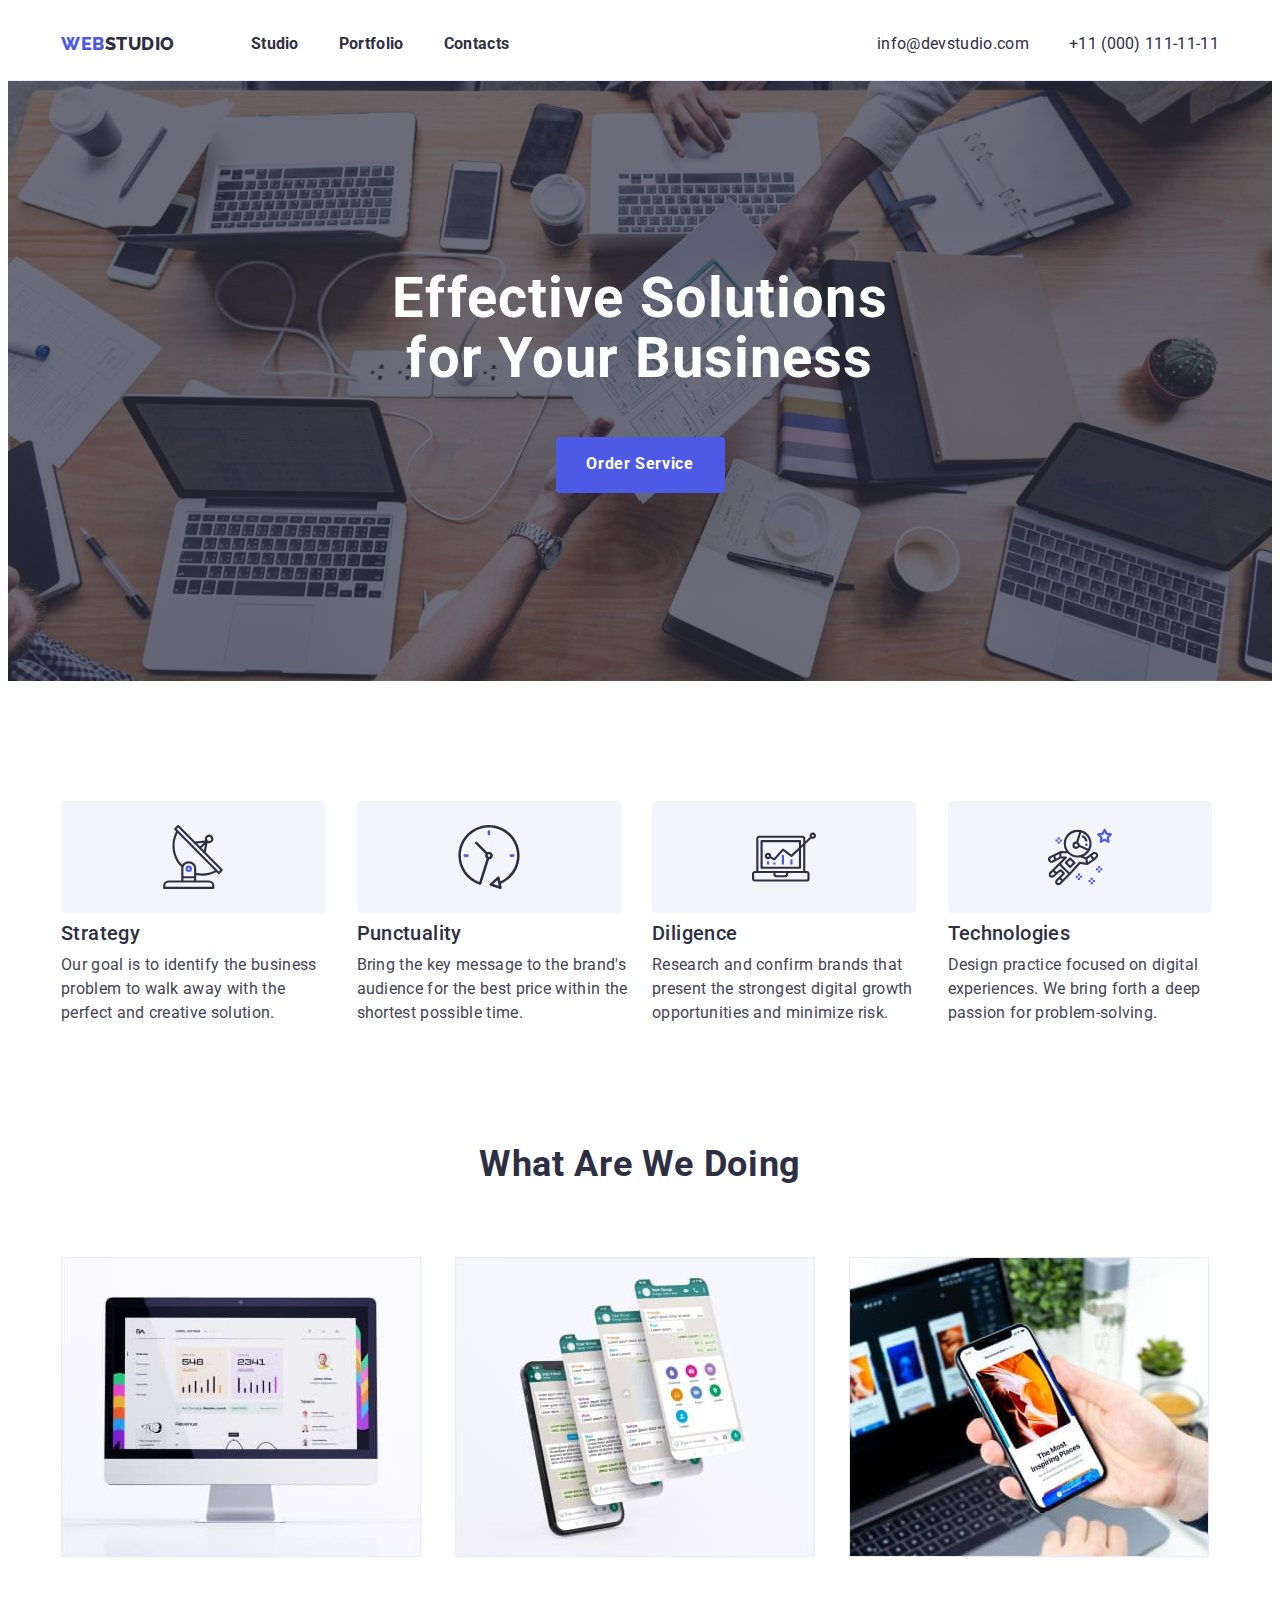
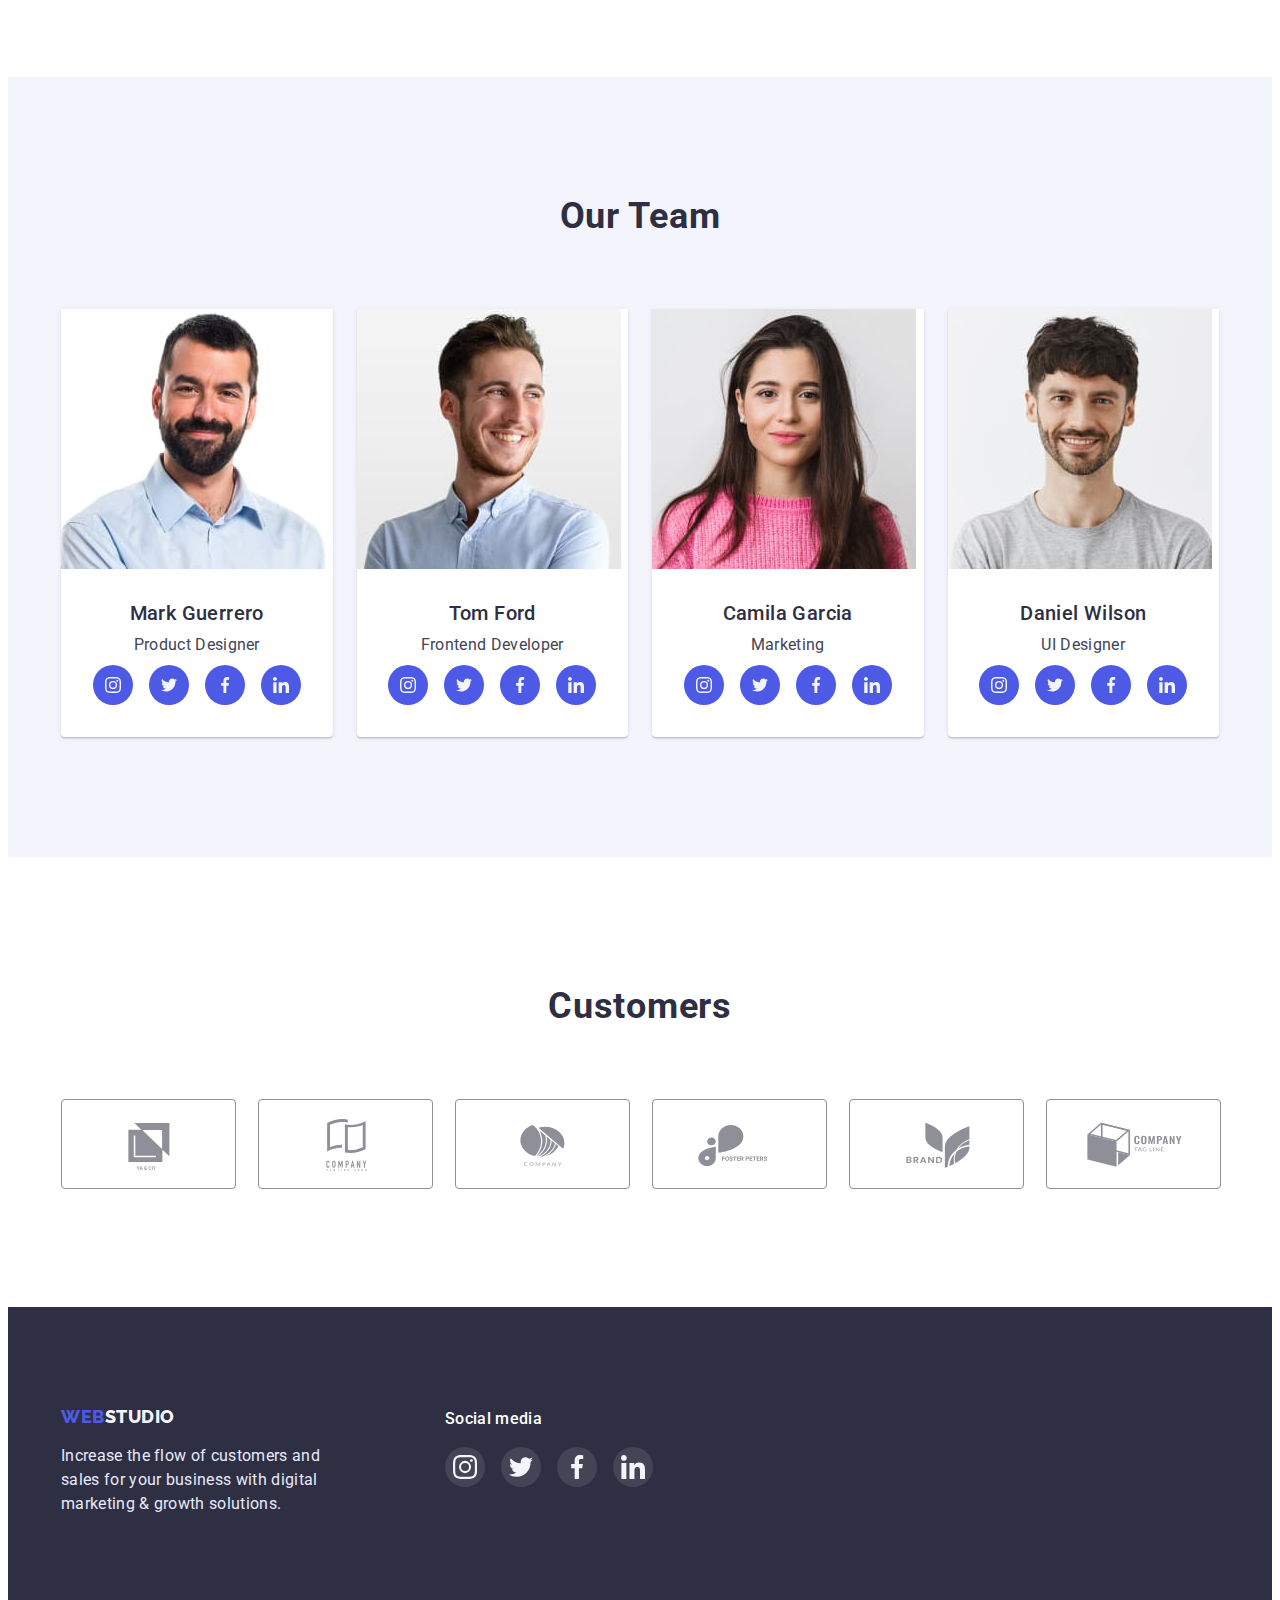
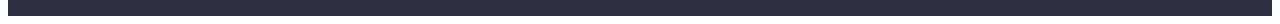
<file: index.html>
<!DOCTYPE html>
<html lang="en">
  <head>
    <meta charset="UTF-8" />
    <meta http-equiv="X-UA-Compatible" content="IE=edge" />
    <meta name="viewport" content="width=device-width, initial-scale=1.0" />
    <title>Web studio</title>
    <link rel="preconnect" href="https://fonts.googleapis.com" />
    <link rel="preconnect" href="https://fonts.gstatic.com" crossorigin />
    <link
      href="https://fonts.googleapis.com/css2?family=Raleway:wght@800&family=Roboto:wght@400;500;700;900&display=swap"
      rel="stylesheet"
    />
    <link
      rel="stylesheet"
      href="https://cdnjs.cloudflare.com/ajax/libs/modern-normalize/1.1.0/modern-normalize.min.css"
      integrity="sha512-wpPYUAdjBVSE4KJnH1VR1HeZfpl1ub8YT/NKx4PuQ5NmX2tKuGu6U/JRp5y+Y8XG2tV+wKQpNHVUX03MfMFn9Q=="
      crossorigin="anonymous"
      referrerpolicy="no-referrer"
    />
    <link rel="stylesheet" href="./css/styles.css" />
  </head>
  <body>
    <header class="header">
      <div class="container">
        <nav class="site-nav">
          <a href="index.html" class="header-logo"
            ><span class="web">web</span>studio</a
          >
          <ul class="nav-list">
            <li><a class="link" href="./index.html">Studio</a></li>
            <li><a class="link" href="./portfolio.html">Portfolio</a></li>
            <li><a class="link" href="">Contacts</a></li>
          </ul>
        </nav>
        <a class="header-mail" href="mailto:info@devstudio.com"
          >info@devstudio.com</a
        >
        <a class="header-tel" href="tel:+110001111111">+11 (000) 111-11-11</a>
      </div>
    </header>
    <main>
      <section class="hero">
        <div class="container">
          <h1 class="hero-title">Effective Solutions for Your Business</h1>
          <button type="button" class="hero-btn">Order Service</button>
        </div>
      </section>

      <section class="principles">
        <div class="container">
          <ul class="section-list">
            <li class="principles-list-item">
              <div class="principles-list-content">
                <div class="icon-container">
                  <svg class="principles-list-icon" width="64" height="64">
                    <use href="./images/icons.svg#icon-antenna"></use>
                  </svg>
                </div>
                <h3 class="title">Strategy</h3>
                <p class="text">
                  Our goal is to identify the business problem to walk away with
                  the perfect and creative solution.
                </p>
              </div>
            </li>

            <li class="principles-list-item">
              <div class="principles-list-content">
                <div class="icon-container">
                  <svg class="principles-list-icon" width="64" height="64">
                    <use href="./images/icons.svg#icon-clock"></use>
                  </svg>
                </div>
                <h3 class="title">Punctuality</h3>
                <p class="text">
                  Bring the key message to the brand's audience for the best
                  price within the shortest possible time.
                </p>
              </div>
            </li>

            <li class="principles-list-item">
              <div class="principles-list-content">
                <div class="icon-container">
                  <svg class="principles-list-icon" width="64" height="64">
                    <use href="./images/icons.svg#icon-diagram"></use>
                  </svg>
                </div>
                <h3 class="title">Diligence</h3>
                <p class="text">
                  Research and confirm brands that present the strongest digital
                  growth opportunities and minimize risk.
                </p>
              </div>
            </li>

            <li class="principles-list-item">
              <div class="principles-list-content">
                <div class="icon-container">
                  <svg class="principles-list-icon" width="64" height="64">
                    <use href="./images/icons.svg#icon-astronaut"></use>
                  </svg>
                </div>
                <h3 class="title">Technologies</h3>
                <p class="text">
                  Design practice focused on digital experiences. We bring forth
                  a deep passion for problem-solving.
                </p>
              </div>
            </li>
          </ul>
        </div>
      </section>

      <section class="examples">
        <div class="container">
          <h2 class="section-title">What are we doing</h2>
          <ul class="section-list">
            <li class="examples-list-item">
              <img
                src="images/example_of_work_1.jpg"
                alt="example of work 1"
                width="360"
              />
            </li>

            <li class="examples-list-item">
              <img
                src="images/example_of_work_2.jpg"
                alt="example of work 2"
                width="360"
              />
            </li>

            <li class="examples-list-item">
              <img
                src="images/example_of_work_3.jpg"
                alt="example of work 3"
                width="360"
              />
            </li>
          </ul>
        </div>
      </section>

      <section class="team">
        <div class="container">
          <h2 class="section-title">Our Team</h2>
          <ul class="section-list">
            <li class="team-list-item">
              <img
                src="images/markguerrero.jpg"
                alt="Mark Guerrero"
                width="264"
              />
              <div class="team-list-content">
                <h3 class="title team-list">Mark Guerrero</h3>
                <p class="text team-list">Product Designer</p>
                <ul class="section-list soc-list">
                  <li class="team-soc-item">
                    <a href="" class="team-soc-link">
                      <svg class="team-soc-icon" width="16px" height="16px">
                        <use href="./images/icons.svg#icon-instagram"></use>
                      </svg>
                    </a>
                  </li>
                  <li class="team-soc-item">
                    <a href="" class="team-soc-link">
                      <svg class="team-soc-icon" width="16px" height="16px">
                        <use href="./images/icons.svg#icon-twitter"></use>
                      </svg>
                    </a>
                  </li>
                  <li class="team-soc-item">
                    <a href="" class="team-soc-link">
                      <svg class="team-soc-icon" width="16px" height="16px">
                        <use href="./images/icons.svg#icon-facebook"></use>
                      </svg>
                    </a>
                  </li>
                  <li class="team-soc-item">
                    <a href="" class="team-soc-link">
                      <svg class="team-soc-icon" width="16px" height="16px">
                        <use href="./images/icons.svg#icon-linkedin"></use>
                      </svg>
                    </a>
                  </li>
                </ul>
              </div>
            </li>

            <li class="team-list-item">
              <img src="images/tomford.jpg" alt="Tom Ford" width="264" />
              <div class="team-list-content">
                <h3 class="title team-list">Tom Ford</h3>
                <p class="text team-list">Frontend Developer</p>
                <ul class="section-list soc-list">
                  <li class="team-soc-item">
                    <a href="" class="team-soc-link">
                      <svg class="team-soc-icon" width="16px" height="16px">
                        <use href="./images/icons.svg#icon-instagram"></use>
                      </svg>
                    </a>
                  </li>
                  <li class="team-soc-item">
                    <a href="" class="team-soc-link">
                      <svg class="team-soc-icon" width="16px" height="16px">
                        <use href="./images/icons.svg#icon-twitter"></use>
                      </svg>
                    </a>
                  </li>
                  <li class="team-soc-item">
                    <a href="" class="team-soc-link">
                      <svg class="team-soc-icon" width="16px" height="16px">
                        <use href="./images/icons.svg#icon-facebook"></use>
                      </svg>
                    </a>
                  </li>
                  <li class="team-soc-item">
                    <a href="" class="team-soc-link">
                      <svg class="team-soc-icon" width="16px" height="16px">
                        <use href="./images/icons.svg#icon-linkedin"></use>
                      </svg>
                    </a>
                  </li>
                </ul>
              </div>
            </li>

            <li class="team-list-item">
              <img
                src="images/camilagarcia.jpg"
                alt="Camila Garcia"
                width="264"
              />
              <div class="team-list-content">
                <h3 class="title team-list">Camila Garcia</h3>
                <p class="text team-list">Marketing</p>
                <ul class="section-list soc-list">
                  <li class="team-soc-item">
                    <a href="" class="team-soc-link">
                      <svg class="team-soc-icon" width="16px" height="16px">
                        <use href="./images/icons.svg#icon-instagram"></use>
                      </svg>
                    </a>
                  </li>
                  <li class="team-soc-item">
                    <a href="" class="team-soc-link">
                      <svg class="team-soc-icon" width="16px" height="16px">
                        <use href="./images/icons.svg#icon-twitter"></use>
                      </svg>
                    </a>
                  </li>
                  <li class="team-soc-item">
                    <a href="" class="team-soc-link">
                      <svg class="team-soc-icon" width="16px" height="16px">
                        <use href="./images/icons.svg#icon-facebook"></use>
                      </svg>
                    </a>
                  </li>
                  <li class="team-soc-item">
                    <a href="" class="team-soc-link">
                      <svg class="team-soc-icon" width="16px" height="16px">
                        <use href="./images/icons.svg#icon-linkedin"></use>
                      </svg>
                    </a>
                  </li>
                </ul>
              </div>
            </li>

            <li class="team-list-item">
              <img
                src="images/danielwilson.jpg"
                alt="Daniel Wilson"
                width="264"
              />
              <div class="team-list-content">
                <h3 class="title team-list">Daniel Wilson</h3>
                <p class="text team-list">UI Designer</p>
                <ul class="section-list soc-list">
                  <li class="team-soc-item">
                    <a href="" class="team-soc-link">
                      <svg class="team-soc-icon" width="16px" height="16px">
                        <use href="./images/icons.svg#icon-instagram"></use>
                      </svg>
                    </a>
                  </li>
                  <li class="team-soc-item">
                    <a href="" class="team-soc-link">
                      <svg class="team-soc-icon" width="16px" height="16px">
                        <use href="./images/icons.svg#icon-twitter"></use>
                      </svg>
                    </a>
                  </li>
                  <li class="team-soc-item">
                    <a href="" class="team-soc-link">
                      <svg class="team-soc-icon" width="16px" height="16px">
                        <use href="./images/icons.svg#icon-facebook"></use>
                      </svg>
                    </a>
                  </li>
                  <li class="team-soc-item">
                    <a href="" class="team-soc-link">
                      <svg class="team-soc-icon" width="16px" height="16px">
                        <use href="./images/icons.svg#icon-linkedin"></use>
                      </svg>
                    </a>
                  </li>
                </ul>
              </div>
            </li>
          </ul>
        </div>
      </section>

      <section class="customers">
        <div class="container">
          <h2 class="section-title">Customers</h2>
          <ul class="section-list">
            <li class="customers-list-item">
              <a href="" class="customers-list-link">
                <svg class="customers-list-icon" width="104" height="56">
                  <use href="./images/icons.svg#icon-yaandco"></use>
                </svg>
              </a>
            </li>
            <li class="customers-list-item">
              <a href="" class="customers-list-link">
                <svg class="customers-list-icon" width="104" height="56">
                  <use href="./images/icons.svg#icon-companytaglinehere"></use>
                </svg>
              </a>
            </li>
            <li class="customers-list-item">
              <a href="" class="customers-list-link">
                <svg class="customers-list-icon" width="104" height="56">
                  <use href="./images/icons.svg#icon-company"></use>
                </svg>
              </a>
            </li>
            <li class="customers-list-item">
              <a href="" class="customers-list-link">
                <svg class="customers-list-icon" width="104" height="56">
                  <use href="./images/icons.svg#icon-fosterpeters"></use>
                </svg>
              </a>
            </li>
            <li class="customers-list-item">
              <a href="" class="customers-list-link">
                <svg class="customers-list-icon" width="104" height="56">
                  <use href="./images/icons.svg#icon-brand"></use>
                </svg>
              </a>
            </li>
            <li class="customers-list-item">
              <a href="" class="customers-list-link">
                <svg class="customers-list-icon" width="104" height="56">
                  <use href="./images/icons.svg#icon-companytagline"></use>
                </svg>
              </a>
            </li>
          </ul>
        </div>
      </section>
    </main>
    <footer class="footer">
      <div class="container">
        <div class="right-block">
          <a href="index.html" class="footer-logo"
            ><span class="web">web</span>studio</a
          >
          <p class="footer-text">
            Increase the flow of customers and sales for your business with
            digital marketing & growth solutions.
          </p>
        </div>
        <div class="left-block">
          <h3 class="footer-soc-title">Social media</h3>
          <ul class="section-list soc-list">
            <li class="footer-soc-item">
              <a href="" class="footer-soc-link">
                <svg class="footer-soc-icon" width="24px" height="24px">
                  <use href="./images/icons.svg#icon-instagram"></use>
                </svg>
              </a>
            </li>
            <li class="footer-soc-item">
              <a href="" class="footer-soc-link">
                <svg class="footer-soc-icon" width="24px" height="24px">
                  <use href="./images/icons.svg#icon-twitter"></use>
                </svg>
              </a>
            </li>
            <li class="footer-soc-item">
              <a href="" class="footer-soc-link">
                <svg class="footer-soc-icon" width="24px" height="24px">
                  <use href="./images/icons.svg#icon-facebook"></use>
                </svg>
              </a>
            </li>
            <li class="footer-soc-item">
              <a href="" class="footer-soc-link">
                <svg class="footer-soc-icon" width="24px" height="24px">
                  <use href="./images/icons.svg#icon-linkedin"></use>
                </svg>
              </a>
            </li>
          </ul>
        </div>
      </div>
    </footer>
  </body>
</html>
</file>
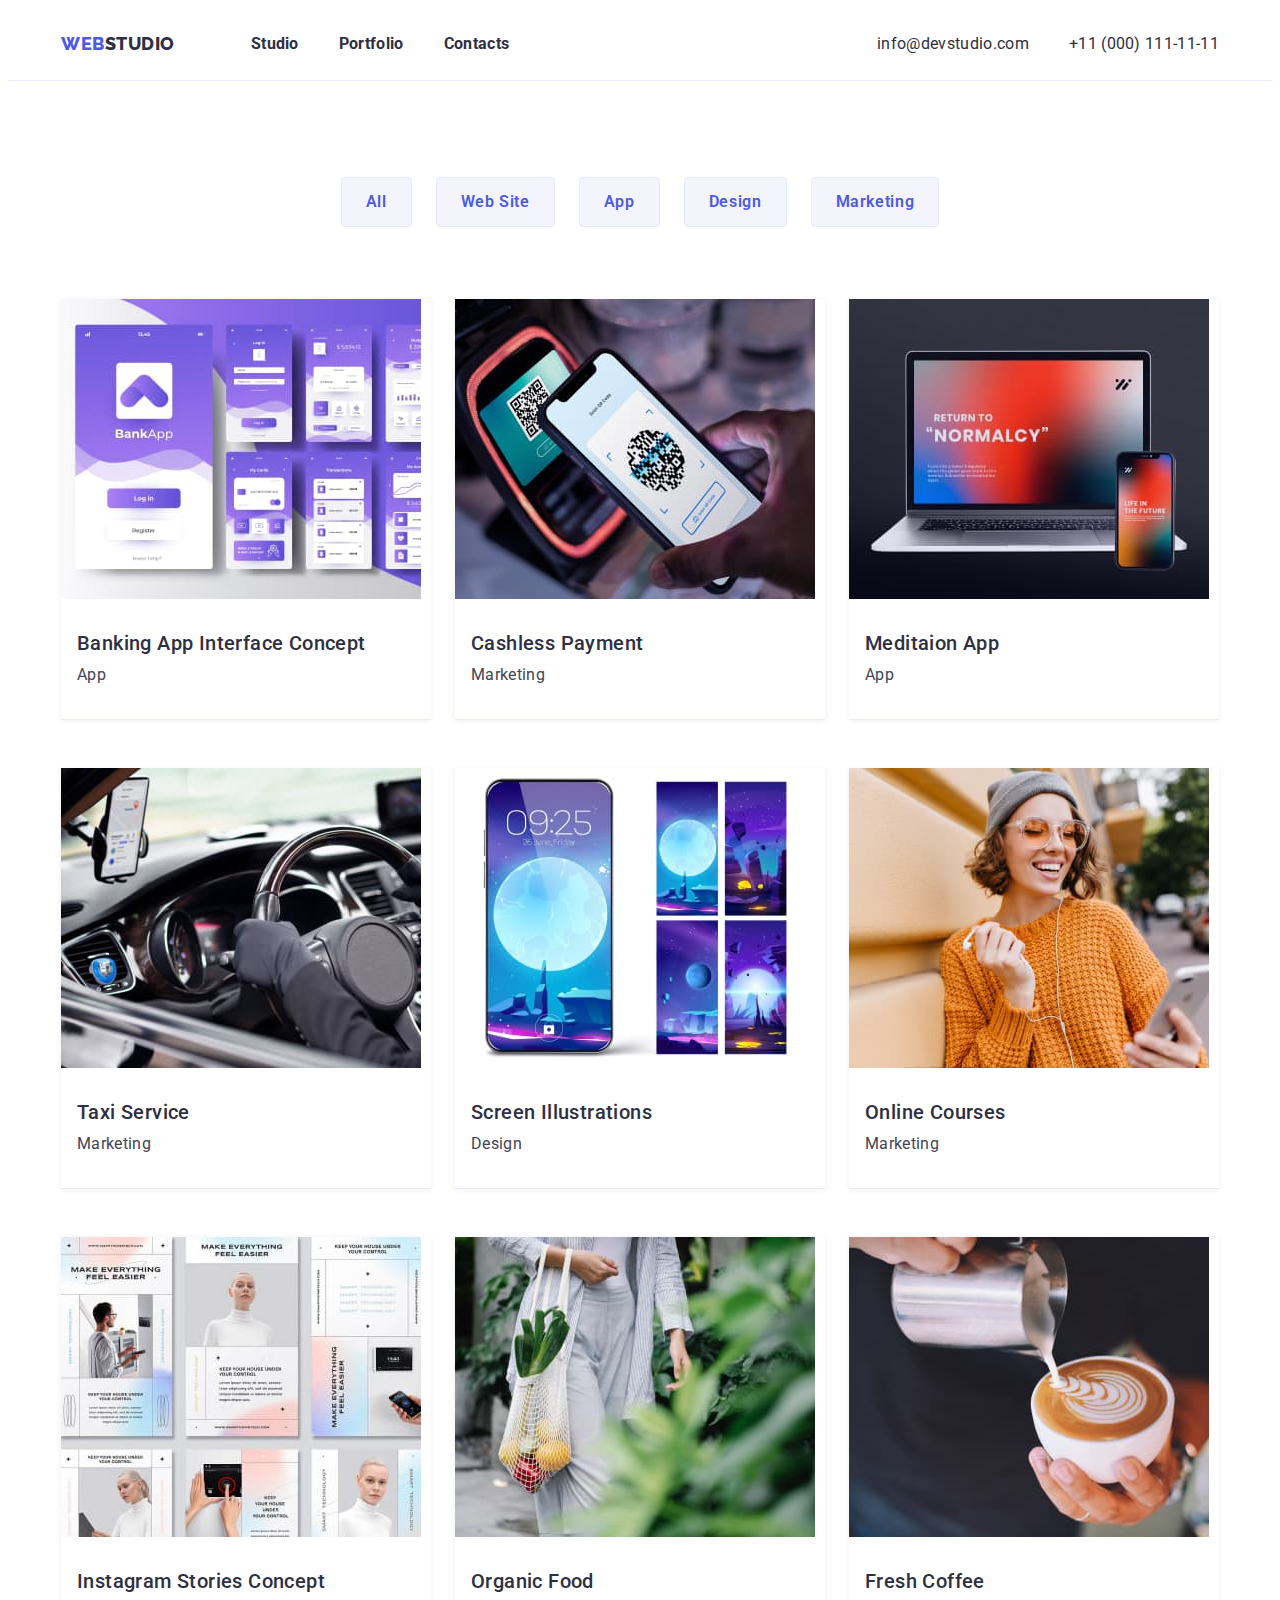
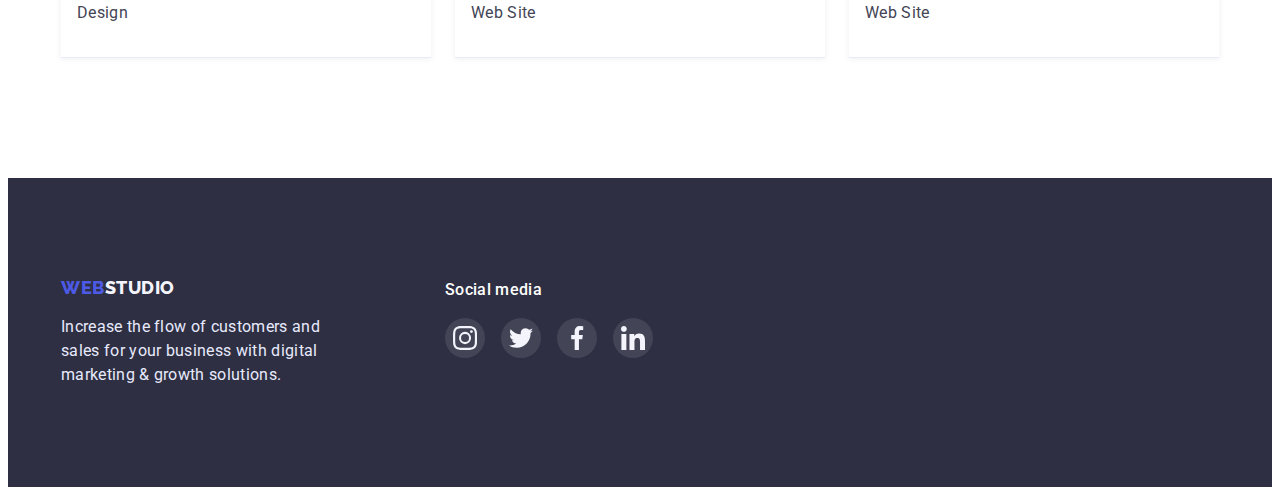
<file: portfolio.html>
<!DOCTYPE html>
<html lang="en">
  <head>
    <meta charset="UTF-8" />
    <meta http-equiv="X-UA-Compatible" content="IE=edge" />
    <meta name="viewport" content="width=device-width, initial-scale=1.0" />
    <title>Web studio</title>
    <link rel="preconnect" href="https://fonts.googleapis.com" />
    <link rel="preconnect" href="https://fonts.gstatic.com" crossorigin />
    <link
      href="https://fonts.googleapis.com/css2?family=Raleway:wght@800&family=Roboto:wght@400;500;700;900&display=swap"
      rel="stylesheet"
    />
    <link
      rel="stylesheet"
      href="https://cdnjs.cloudflare.com/ajax/libs/modern-normalize/1.1.0/modern-normalize.min.css"
      integrity="sha512-wpPYUAdjBVSE4KJnH1VR1HeZfpl1ub8YT/NKx4PuQ5NmX2tKuGu6U/JRp5y+Y8XG2tV+wKQpNHVUX03MfMFn9Q=="
      crossorigin="anonymous"
      referrerpolicy="no-referrer"
    />
    <link rel="stylesheet" href="./css/styles.css" />
  </head>
  <body>
    <header class="header">
      <div class="container">
        <nav class="site-nav">
          <a href="index.html" class="header-logo"
            ><span class="web">web</span>studio</a
          >
          <ul class="nav-list">
            <li><a class="link" href="./index.html">Studio</a></li>
            <li><a class="link" href="./portfolio.html">Portfolio</a></li>
            <li><a class="link" href="">Contacts</a></li>
          </ul>
        </nav>
        <a class="header-mail" href="mailto:info@devstudio.com"
          >info@devstudio.com</a
        >
        <a class="header-tel" href="tel:+110001111111">+11 (000) 111-11-11</a>
      </div>
    </header>
    <main>
      <section class="portfolio">
        <div class="container buttons">
          <ul class="section-list buttons">
            <li><button type="button" class="filter-btn">All</button></li>
            <li><button type="button" class="filter-btn">Web Site</button></li>
            <li><button type="button" class="filter-btn">App</button></li>
            <li><button type="button" class="filter-btn">Design</button></li>
            <li><button type="button" class="filter-btn">Marketing</button></li>
          </ul>
        </div>
        <div class="container">
          <ul class="section-list card-set">
            <li class="card-item">
              <img
                src="./images/project1.jpg"
                alt="Screenshots of the bank app.jpg"
                width="360"
              />
              <div class="card-content">
                <h3 class="title">Banking App Interface Concept</h3>
                <p class="text">App</p>
              </div>
            </li>

            <li class="card-item">
              <img
                src="./images/project2.jpg"
                alt="Person pays cashless with a phone"
                width="360"
              />
              <div class="card-content">
                <h3 class="title">Cashless Payment</h3>
                <p class="text">Marketing</p>
              </div>
            </li>

            <li class="card-item">
              <img
                src="./images/project3.jpg"
                alt="A notebook and a phone"
                width="360"
              />
              <div class="card-content">
                <h3 class="title">Meditaion App</h3>
                <p class="text">App</p>
              </div>
            </li>

            <li class="card-item">
              <img
                src="./images/project4.jpg"
                alt="A person drives a car"
                width="360"
              />
              <div class="card-content">
                <h3 class="title">Taxi Service</h3>
                <p class="text">Marketing</p>
              </div>
            </li>

            <li class="card-item">
              <img
                src="./images/project5.jpg"
                alt="Screensavers for a phone"
                width="360"
              />
              <div class="card-content">
                <h3 class="title">Screen Illustrations</h3>
                <p class="text">Design</p>
              </div>
            </li>

            <li class="card-item">
              <img
                src="./images/project6.jpg"
                alt="Smiling girl with a phone"
                width="360"
              />
              <div class="card-content">
                <h3 class="title">Online Courses</h3>
                <p class="text">Marketing</p>
              </div>
            </li>

            <li class="card-item">
              <img
                src="./images/project7.jpg"
                alt="Screenshots of the instagram design"
                width="360"
              />
              <div class="card-content">
                <h3 class="title">Instagram Stories Concept</h3>
                <p class="text">Design</p>
              </div>
            </li>

            <li class="card-item">
              <img
                src="./images/project8.jpg"
                alt="A woman carrying vegetables"
                width="360"
              />
              <div class="card-content">
                <h3 class="title">Organic Food</h3>
                <p class="text">Web Site</p>
              </div>
            </li>

            <li class="card-item">
              <img
                src="./images/project9.jpg"
                alt="A man pouring coffee in a cup"
                width="360"
              />
              <div class="card-content">
                <h3 class="title">Fresh Coffee</h3>
                <p class="text">Web Site</p>
              </div>
            </li>
          </ul>
        </div>
      </section>
    </main>
    <footer class="footer">
      <div class="container">
        <div class="right-block">
          <a href="index.html" class="footer-logo"
            ><span class="web">web</span>studio</a
          >
          <p class="footer-text">
            Increase the flow of customers and sales for your business with
            digital marketing & growth solutions.
          </p>
        </div>
        <div class="left-block">
          <h3 class="footer-soc-title">Social media</h3>
          <ul class="section-list soc-list">
            <li class="footer-soc-item">
              <a href="" class="footer-soc-link">
                <svg class="footer-soc-icon" width="24px" height="24px">
                  <use href="./images/icons.svg#icon-instagram"></use>
                </svg>
              </a>
            </li>
            <li class="footer-soc-item">
              <a href="" class="footer-soc-link">
                <svg class="footer-soc-icon" width="24px" height="24px">
                  <use href="./images/icons.svg#icon-twitter"></use>
                </svg>
              </a>
            </li>
            <li class="footer-soc-item">
              <a href="" class="footer-soc-link">
                <svg class="footer-soc-icon" width="24px" height="24px">
                  <use href="./images/icons.svg#icon-facebook"></use>
                </svg>
              </a>
            </li>
            <li class="footer-soc-item">
              <a href="" class="footer-soc-link">
                <svg class="footer-soc-icon" width="24px" height="24px">
                  <use href="./images/icons.svg#icon-linkedin"></use>
                </svg>
              </a>
            </li>
          </ul>
        </div>
      </div>
    </footer>
  </body>
</html>
</file>
<file: css/styles.css>
:root {
  --dark-color: #2e2f42;
  --text-color: #434455;
  --primary-brand-color: #4d5ae5;
  --background-color: #ffffff;
  --accent-color: #e7e9fc;
  --light-color: #f4f4fd;
  --pressed-state-color: #404bbf;
  --success-color: #31d0aa;
  --column-gap: 24px;
}

p,
h1,
h2,
h3,
h4,
h5,
h6 {
  margin: 0;
}

ul {
  margin: 0;
  padding: 0;
}

img {
  display: block;
}

body {
  font-family: "roboto", sans-serif;
  color: var(--dark-color);
  background-color: var(--background-color);
}

.container {
  width: 1158px;
  padding-left: 15px;
  padding-right: 15px;
  margin: 0 auto;
}

/*---------- HEADER------------ */

.header {
  padding-top: 24px;
  padding-bottom: 24px;
  border-bottom: 1px solid var(--accent-color);
}

.header > .container {
  display: flex;
}

.header-logo {
  margin-right: 76px;

  color: var(--dark-color);

  font-family: "Raleway", sans-serif;
  font-weight: 800;
  font-size: 18px;
  line-height: 1.33;
  letter-spacing: 0.03em;
  text-transform: uppercase;
  text-decoration: none;
}

.header-logo .web {
  color: var(--primary-brand-color);
}

.site-nav {
  display: flex;
  margin-right: auto;
}

.nav-list {
  display: flex;
  list-style: none;
  gap: 40px;
}

.link {
  color: var(--dark-color);

  font-weight: 700;
  font-size: 16px;
  line-height: 1.5;
  letter-spacing: 0.02em;
  text-decoration: none;
}

.link:hover {
  color: var(--text-color);
}
.link:focus {
  color: var(--primary-brand-color);
}

.header-mail {
  color: var(--dark-color);

  font-size: 16px;
  line-height: 1.5;
  letter-spacing: 0.02em;
  text-decoration: none;
  margin-right: 40px;
}

.header-mail:hover,
.header-mail:focus {
  color: var(--primary-brand-color);
}

.header-tel {
  color: var(--dark-color);

  font-size: 16px;
  line-height: 1.5;
  letter-spacing: 0.02em;
  text-transform: uppercase;
  text-decoration: none;
}

.header-tel:hover,
.header-tel:focus {
  color: var(--primary-brand-color);
}

/*---------- HERO------------ */

.hero {
  padding-top: 188px;
  padding-bottom: 188px;
  background: var(--dark-color);
  text-align: center;
  background-image: linear-gradient(
      rgba(46, 47, 66, 0.7),
      rgba(46, 47, 66, 0.7)
    ),
    url(../images/hero-bg.jpg);
  background-repeat: no-repeat;
  background-position: center;
}

.hero-title {
  margin: 0 auto 48px;
  max-width: 500px;

  color: var(--background-color);

  font-size: 56px;
  line-height: 1.07;
  letter-spacing: 0.02em;
}

.hero-btn {
  display: inline-block;
  min-width: 169px;
  height: 56px;

  color: var(--background-color);
  background: var(--primary-brand-color);

  font-family: inherit;
  font-style: normal;
  font-weight: 700;
  font-size: 16px;
  line-height: 1.18;
  letter-spacing: 0.04em;
  border: none;
  border-radius: 4px;
  cursor: pointer;
}

.hero-btn:hover,
.hero-btn:focus {
  background-color: var(--pressed-state-color);
  box-shadow: 0px 4px 4px rgba(0, 0, 0, 0.15);
}

/* ----------SECTIONS---------------- */

.section-list {
  display: flex;
}

.section-title {
  margin-bottom: 72px;
  font-size: 36px;
  line-height: 1.11;
  letter-spacing: 0.02em;
  text-transform: capitalize;
  text-align: center;
}

.section-list .title {
  margin-bottom: 8px;
  font-weight: 500;
  font-size: 20px;
  line-height: 1.2;
  letter-spacing: 0.02em;
}

.section-list .text {
  color: var(--text-color);

  font-size: 16px;
  line-height: 1.5;
  letter-spacing: 0.02em;
}

.section-list {
  list-style: none;
}

/* -------------PRINCIPLES--------- */

.principles {
  padding-top: 120px;
  padding-bottom: 120px;
}

.principles .section-list {
  gap: var(--column-gap);
}

.principles-list-item {
  flex-basis: calc((100% - 3 * var(--column-gap)) / 4);
}

.icon-container {
  display: flex;
  justify-content: center;
  align-items: center;
  width: 264px;
  height: 112px;
  margin-bottom: 8px;
  background: var(--light-color);
  border-radius: 4px;
}

/* -------------EXAMPLES----------- */

.examples {
  padding-bottom: 120px;
}

.examples .section-list {
  gap: var(--column-gap);
}

.examples-list-item {
  flex-basis: calc((100% - 2 * var(--column-gap)) / 3);
}

/* -------------TEAM--------------- */

.team {
  padding-top: 120px;
  padding-bottom: 120px;
  background-color: var(--light-color);
  text-align: center;
}

.team .section-list {
  gap: var(--column-gap);
}

.team-list-item {
  flex-basis: calc((100% - 3 * VAR(--column-gap)) / 4);
  background-color: #ffffff;
  box-shadow: 0px 1px 6px rgba(46, 47, 66, 0.08),
    0px 1px 1px rgba(46, 47, 66, 0.16), 0px 2px 1px rgba(46, 47, 66, 0.08);
  border-radius: 0px 0px 4px 4px;
}

.team-list-content {
  padding-top: 32px;
  padding-bottom: 32px;
}

.text.team-list {
  margin-bottom: 8px;
}

.section-list.soc-list {
  justify-content: center;
}

.team-soc-item {
  width: 40px;
  height: 40px;
}

.team-soc-link {
  width: 100%;
  height: 100%;
  background-color: var(--primary-brand-color);
  border-radius: 50%;
  display: flex;
  align-items: center;
  justify-content: center;
}

.team-soc-link:hover,
.team-soc-link:focus {
  background-color: var(--pressed-state-color);
}

/* ------------CUSTOMERS---------- */

.customers {
  padding-top: 130px;
  padding-bottom: 120px;
}

.customers .section-list {
  gap: var(--column-gap);
}

.customers-list-item {
  width: calc((100% - 5 * var(--column-gap)) / 6);
  height: 88px;
}

.customers-list-link {
  display: flex;
  width: 100%;
  height: 100%;
  border: 1px solid #8e8f99;
  border-radius: 4px;
  justify-content: center;
  align-items: center;
  color: #8e8f99;
}

.customers-list-icon {
  fill: currentColor;
}

.customers-list-link:hover,
.customers-list-link:focus {
  border-color: var(--pressed-state-color);
  color: var(--pressed-state-color);
}

/* ------------FOOTER------------- */

.footer {
  padding-top: 100px;
  padding-bottom: 100px;
  background: var(--dark-color);
}

.footer > .container {
  display: flex;
}

.footer .right-block {
  max-width: 264px;
  margin-right: 120px;
}

.footer-logo {
  margin-bottom: 16px;
  color: var(--light-color);

  font-family: "Raleway", sans-serif;
  font-weight: 800;
  font-size: 18px;
  line-height: 1.16;
  letter-spacing: 0.03em;
  text-transform: uppercase;
  text-decoration: none;
}

.footer-logo .web {
  color: var(--primary-brand-color);
}

.footer-text {
  margin-top: 16px;

  color: var(--accent-color);

  font-size: 16px;
  line-height: 1.5;
  letter-spacing: 0.02em;
}

.footer > .left-block {
  max-width: 208px;
}

.footer-soc-title {
  margin-bottom: 16px;
  font-weight: 500;
  font-size: 16px;
  line-height: 1.5;
  letter-spacing: 0.02em;

  color: var(--background-color);
}

.section-list.soc-list {
  gap: 16px;
}

.footer-soc-item {
  width: 40px;
  height: 40px;
}

.footer-soc-link {
  width: 100%;
  height: 100%;
  background-color: rgba(255, 255, 255, 0.1);
  border-radius: 50%;
  display: flex;
  align-items: center;
  justify-content: center;
}

.footer-soc-link:hover,
.footer-soc-link:focus {
  background-color: var(--success-color);
}

/* -------PORTFOLIO--------- */

.portfolio {
  padding-top: 96px;
  padding-bottom: 120px;
}

.container.buttons {
  margin-bottom: 72px;
}

.section-list.buttons {
  gap: 24px;
  justify-content: center;
}

.filter-btn {
  padding: 12px 24px;
  border: 1px solid var(--accent-color);
  border-radius: 4px;

  color: var(--primary-brand-color);
  background-color: var(--light-color);

  font-family: "roboto", sans-serif;
  font-style: normal;
  font-weight: 600;
  font-size: 16px;
  line-height: 1.5;
  letter-spacing: 0.04em;
  text-align: center;
  cursor: pointer;
}

.filter-btn:hover,
.filter-btn:focus {
  color: var(--background-color);
  background-color: var(--pressed-state-color);
  border: 1px solid var(--pressed-state-color);
  box-shadow: 0px 3px 1px rgba(0, 0, 0, 0.1), 0px 2px 1px rgba(0, 0, 0, 0.08),
    0px 2px 2px rgba(0, 0, 0, 0.12);
}

.section-list.card-set {
  flex-wrap: wrap;
  row-gap: 48px;
  column-gap: 24px;
}

.card-item {
  flex-basis: calc((100% - 2 * var(--column-gap)) / 3);
  border-bottom: 1px solid var(--accent-color);
  box-shadow: 0px 1px 6px rgba(46, 47, 66, 0.08);
}

.card-item:hover {
  box-shadow: 0px 1px 6px rgba(46, 47, 66, 0.08),
    0px 1px 1px rgba(46, 47, 66, 0.16), 0px 2px 1px rgba(46, 47, 66, 0.08);
}

.card-content {
  padding: 32px 0 32px 16px;
}
</file>
